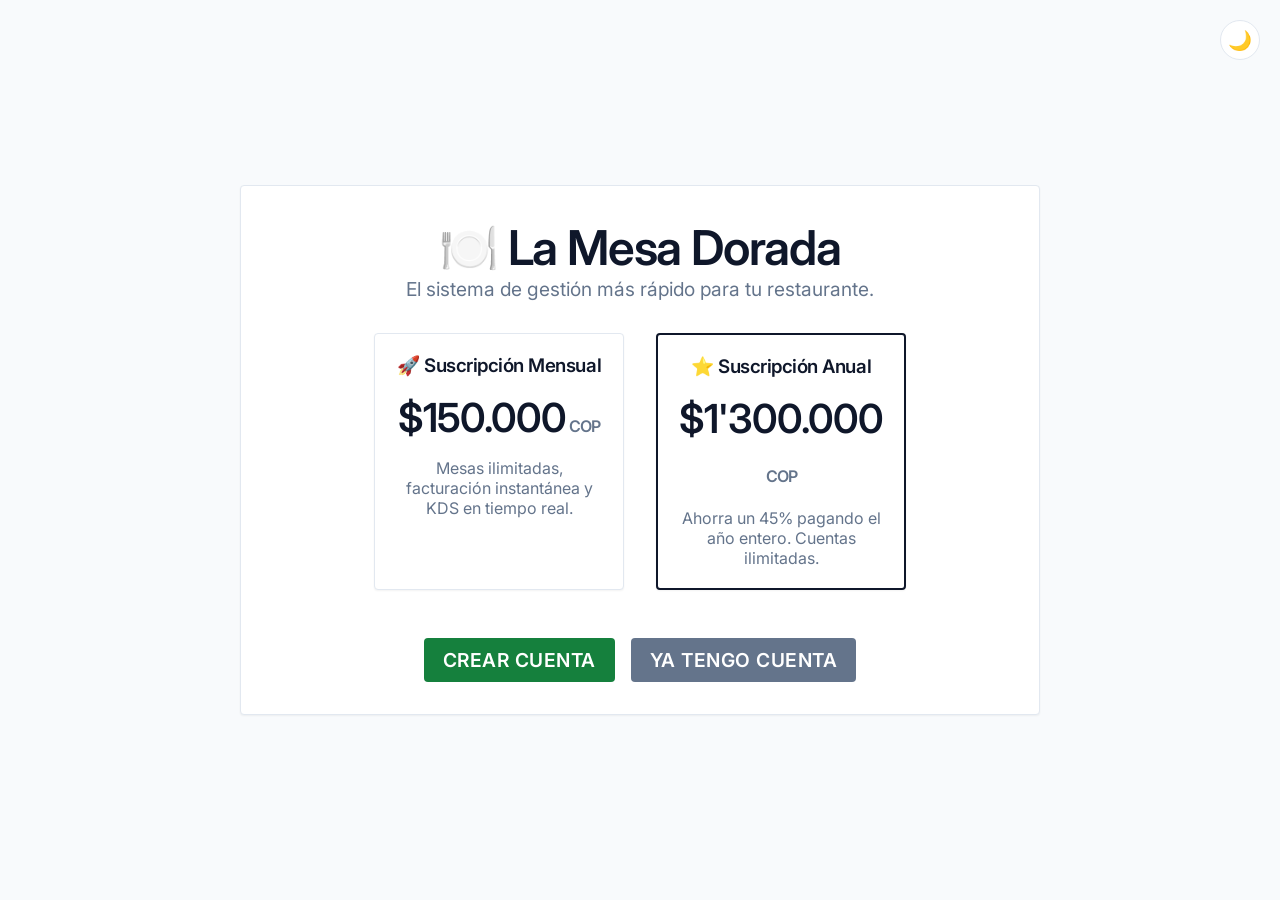
<file: index.html>
<!DOCTYPE html>
<html lang="es">
<head>
    <meta charset="UTF-8">
    <meta name="viewport" content="width=device-width, initial-scale=1.0">
    <title>La Mesa Dorada SaaS</title>
    <link rel="stylesheet" href="styles.css">
</head>
<body style="justify-content: center;">

    <button id="theme-btn" class="theme-toggle" onclick="toggleTheme()">🌙</button>

    <div class="glass-container" style="text-align: center; max-width: 800px;">
        <h1 style="font-size: 3rem; margin-bottom: 0;">🍽️ La Mesa Dorada</h1>
        <p style="font-size: 1.2rem; color: var(--text-muted); margin-bottom: 2rem;">El sistema de gestión más rápido para tu restaurante.</p>
        
        <div style="display:flex; justify-content:center; gap: 2rem; margin-bottom: 3rem; flex-wrap:wrap;">
            <div class="card" style="width: 250px;">
                <h3>🚀 Suscripción Mensual</h3>
                <h2 style="color: var(--primary); font-size: 2.5rem; margin: 1rem 0;">$150.000<span style="font-size:1rem; color:var(--text-muted)"> COP</span></h2>
                <p style="color: var(--text-muted)">Mesas ilimitadas, facturación instantánea y KDS en tiempo real.</p>
            </div>
            <div class="card" style="width: 250px; border: 2px solid var(--primary);">
                <h3>⭐ Suscripción Anual</h3>
                <h2 style="color: var(--primary); font-size: 2.5rem; margin: 1rem 0;">$1'300.000<span style="font-size:1rem; color:var(--text-muted)"> COP</span></h2>
                <p style="color: var(--text-muted)">Ahorra un 45% pagando el año entero. Cuentas ilimitadas.</p>
            </div>
        </div>

        <div style="display: flex; gap: 1rem; justify-content: center;">
            <a href="register.html" class="btn success" style="text-decoration:none; font-size: 1.2rem;">Crear Cuenta</a>
            <a href="login.html" class="btn" style="text-decoration:none; font-size: 1.2rem; background: var(--text-muted);">Ya tengo cuenta</a>
        </div>
    </div>

    <script src="app.js"></script>
    <script>
        document.addEventListener('DOMContentLoaded', () => {
            const current = document.documentElement.getAttribute('data-theme');
            const btn = document.getElementById('theme-btn');
            if(btn) btn.innerText = current === 'dark' ? '☀️' : '🌙';
        });
    </script>
</body>
</html>
</file>
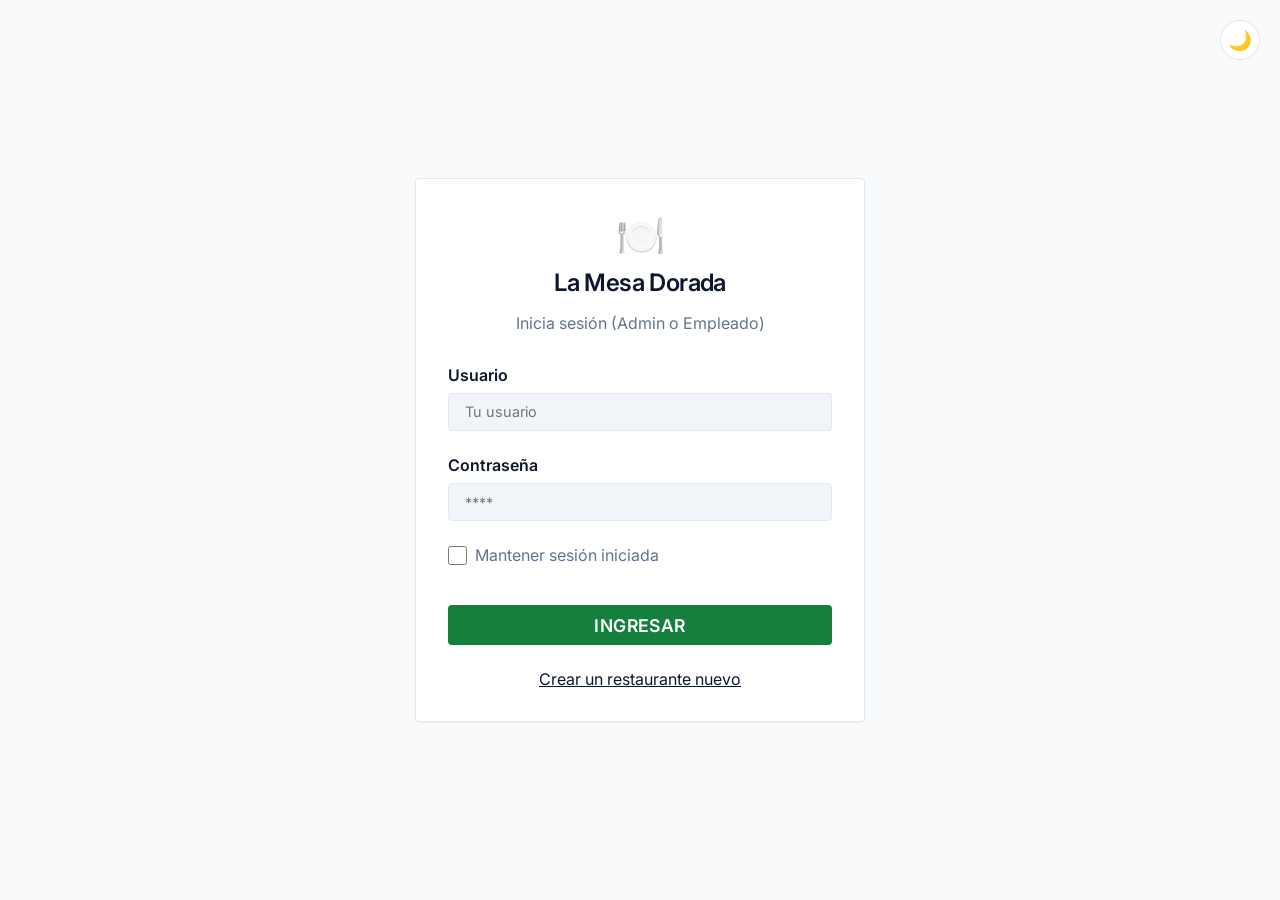
<file: admin.html>
<!DOCTYPE html>
<html lang="es">
<head>
    <meta charset="UTF-8">
    <meta name="viewport" content="width=device-width, initial-scale=1.0">
    <title>Administración - La Mesa Dorada</title>
    <link rel="stylesheet" href="styles.css">
</head>
<body style="padding: 0; display: block;">

    <!-- Sidebar -->
    <div class="admin-sidebar">
        <div class="logo">PANEL ADMIN</div>
        
        <button class="nav-btn active" onclick="switchTab('dashboard')">DASHBOARD</button>
        <button class="nav-btn" onclick="switchTab('inventory')">INVENTARIO</button>
        <button class="nav-btn" onclick="switchTab('tables')">MESAS</button>
        <button class="nav-btn" onclick="switchTab('staff')">PERSONAL</button>
        <button class="nav-btn" onclick="switchTab('cashier')">CAJA / TURNOS</button>

        <div style="margin-top: auto; display: flex; flex-direction: column; gap: 0.5rem;">
            <button class="btn btn-outline" onclick="window.open('mesero.html', '_blank')">VISTA POS</button>
            <button class="btn btn-outline" onclick="window.open('cocina.html', '_blank')">VISTA KDS</button>
            <button class="btn danger" onclick="logout()">CERRAR SESIÓN</button>
        </div>
    </div>

    <!-- Main Content -->
    <div class="admin-content">
        <div class="header" style="margin-bottom: 2rem;">
            <h2>BIENVENIDO, <span id="lbl-rest" style="color: var(--primary);">RESTAURANTE</span></h2>
            <button id="theme-btn" class="theme-toggle" style="position: static;" onclick="toggleTheme()">🌙</button>
        </div>

        <!-- Dashboard Tab -->
        <div id="tab-dashboard" class="section-content active">
            <h3 style="margin-bottom: 1rem;">RESUMEN FINANCIERO</h3>
            <div class="stats-grid">
                <div class="stat-card">
                    <h4>Ventas del Día</h4>
                    <div class="value" id="dash-earnings">$0</div>
                </div>
                <div class="stat-card">
                    <h4>Órdenes Completadas</h4>
                    <div class="value" id="dash-orders">0</div>
                </div>
            </div>
            
            <div style="display: flex; gap: 2rem; flex-wrap: wrap;">
                <div style="flex: 1; min-width: 300px;">
                    <div class="card" style="border-top: 3px solid var(--primary);">
                        <h3 style="margin-bottom: 1rem;">ÚLTIMOS MOVIMIENTOS</h3>
                        <table class="data-table">
                            <thead>
                                <tr>
                                    <th>Orden</th>
                                    <th>Mesa</th>
                                    <th>Total</th>
                                    <th>Estado</th>
                                </tr>
                            </thead>
                            <tbody id="dash-history">
                                <tr><td colspan="4">Cargando movimientos...</td></tr>
                            </tbody>
                        </table>
                    </div>
                </div>
                
                <div style="flex: 1; min-width: 300px; max-width: 400px;">
                    <div class="card" style="border-top: 3px solid var(--danger);">
                        <h3 style="color: var(--danger); margin-bottom: 1rem;">ALERTAS DE STOCK</h3>
                        <div id="dash-alerts">
                            <p style="color:var(--text-muted)">Cargando alertas...</p>
                        </div>
                    </div>
                </div>
            </div>
        </div>

        <!-- Inventory Tab -->
        <div id="tab-inventory" class="section-content">
            <h3 style="margin-bottom: 1rem;">GESTIÓN DE INVENTARIO</h3>
            <div style="display: flex; gap: 2rem; flex-wrap: wrap;">
                <div style="flex: 1; min-width: 300px; max-width: 400px;">
                    <div class="card">
                        <h3 style="font-size:1rem; margin-bottom:1rem;">NUEVO PRODUCTO</h3>
                        <div style="display: flex; flex-direction: column; gap: 1rem;">
                            <input type="text" id="p_name" class="input-field" placeholder="Nombre del Producto">
                            <input type="number" id="p_price" class="input-field" placeholder="Precio (COP)">
                            <select id="p_cat" class="input-field">
                                <option value="Comida">Comida</option>
                                <option value="Bebida">Bebida</option>
                                <option value="Postre">Postre</option>
                            </select>
                            <input type="number" id="p_stock" class="input-field" placeholder="Stock Inicial">
                            <button class="btn success" onclick="addProduct()">Guardar Producto</button>
                        </div>
                    </div>
                </div>
                <div style="flex: 2; min-width: 400px;">
                    <div class="card" style="max-height: 600px; overflow-y: auto;">
                        <h3 style="font-size:1rem; margin-bottom:1rem;">CATÁLOGO ACTUAL</h3>
                        <table class="data-table">
                            <thead>
                                <tr>
                                    <th>Producto</th>
                                    <th>Categoría</th>
                                    <th>Precio</th>
                                    <th>Stock</th>
                                    <th>Acción</th>
                                </tr>
                            </thead>
                            <tbody id="menu-list"></tbody>
                        </table>
                    </div>
                </div>
            </div>
        </div>

        <!-- Tables Tab -->
        <div id="tab-tables" class="section-content">
            <h3 style="margin-bottom: 1rem;">CONFIGURACIÓN DE MESAS</h3>
            <div style="display: flex; gap: 2rem; flex-wrap: wrap;">
                <div style="flex: 1; min-width: 300px; max-width: 400px;">
                    <div class="card">
                        <h3 style="font-size:1rem; margin-bottom:1rem;">NUEVA MESA</h3>
                        <div style="display: flex; flex-direction: column; gap: 1rem;">
                            <input type="text" id="t_name" class="input-field" placeholder="Identificador (Ej: Mesa 1)">
                            <button class="btn success" onclick="addTable()">Guardar Mesa</button>
                        </div>
                    </div>
                </div>
                <div style="flex: 2; min-width: 300px;">
                    <div class="card" style="max-height: 500px; overflow-y: auto;">
                        <h3 style="font-size:1rem; margin-bottom:1rem;">MESAS ACTIVAS</h3>
                        <div id="tables-list" style="display:flex; flex-direction: column; gap: 0.5rem;"></div>
                    </div>
                </div>
            </div>
        </div>

        <!-- Staff Tab -->
        <div id="tab-staff" class="section-content">
            <h3 style="margin-bottom: 1rem;">GESTIÓN DE PERSONAL</h3>
            <div style="display: flex; gap: 2rem; flex-wrap: wrap;">
                <div style="flex: 1; min-width: 300px; max-width: 400px;">
                    <div class="card">
                        <h3 style="font-size:1rem; margin-bottom:1rem;">NUEVO EMPLEADO</h3>
                        <div style="display: flex; flex-direction: column; gap: 1rem;">
                            <input type="text" id="s_name" class="input-field" placeholder="Nombre completo">
                            <input type="text" id="s_user" class="input-field" placeholder="Usuario de acceso">
                            <input type="password" id="s_pwd" class="input-field" placeholder="Contraseña">
                            <select id="s_role" class="input-field">
                                <option value="mesero">Mesero (POS)</option>
                                <option value="cocina">Cocina (KDS)</option>
                            </select>
                            <button class="btn success" onclick="addStaff()">Crear Cuenta</button>
                        </div>
                    </div>
                </div>
                <div style="flex: 2; min-width: 400px;">
                    <div class="card" style="max-height: 500px; overflow-y: auto;">
                        <h3 style="font-size:1rem; margin-bottom:1rem;">DIRECTORIO DE PERSONAL</h3>
                        <table class="data-table">
                            <thead>
                                <tr>
                                    <th>Nombre</th>
                                    <th>Usuario</th>
                                    <th>Rol</th>
                                    <th>Acción</th>
                                </tr>
                            </thead>
                            <tbody id="staff-list"></tbody>
                        </table>
                    </div>
                </div>
            </div>
        </div>

        <!-- Cashier Tab -->
        <div id="tab-cashier" class="section-content">
            <h3 style="margin-bottom: 1rem;">CONTROL DE CAJA</h3>
            <div class="card" style="max-width: 600px; border-top: 3px solid var(--warning);">
                <h3 style="font-size:1rem; margin-bottom:1rem;">ESTADO ACTUAL DE TURNO</h3>
                
                <div id="shift-status-container" style="padding: 1.5rem; background: var(--input-bg); border-radius: var(--radius); text-align: center; border: 1px solid var(--border-color);">
                    <p style="color:var(--text-muted)">Consultando estado de caja...</p>
                </div>
                
                <div id="shift-open-form" style="margin-top: 1.5rem; display: none; flex-direction: column; gap: 1rem; border-top: 1px solid var(--border-color); padding-top: 1.5rem;">
                    <p style="font-size: 0.85rem; color: var(--text-muted); font-weight: 600; text-transform: uppercase;">APERTURA DE TURNO</p>
                    <input type="number" id="opening_balance" class="input-field" placeholder="Efectivo Inicial en Caja">
                    <button class="btn success" onclick="openShift()">ABRIR CAJA</button>
                </div>

                <div id="shift-close-form" style="margin-top: 1.5rem; display: none; flex-direction: column; gap: 1rem; border-top: 1px solid var(--border-color); padding-top: 1.5rem;">
                    <p style="font-size: 0.85rem; color: var(--text-muted); font-weight: 600; text-transform: uppercase;">CIERRE DE TURNO (CORTE Z)</p>
                    <input type="number" id="closing_balance" class="input-field" placeholder="Efectivo Final Reportado">
                    <button class="btn danger" onclick="closeShift()">EJECUTAR CIERRE DE CAJA</button>
                </div>
            </div>
        </div>

    </div>

    <div id="toast" class="toast"></div>

    <script src="app.js"></script>
    <script>
        document.addEventListener('DOMContentLoaded', () => {
            const current = document.documentElement.getAttribute('data-theme');
            const btn = document.getElementById('theme-btn');
            if(btn) btn.innerText = current === 'dark' ? '☀️' : '🌙';

            checkSession('admin');
            document.getElementById('lbl-rest').innerText = localStorage.getItem("session_rest_name") || RESTAURANT_ID;
            
            loadDashboard();
            loadMenuAdmin();
            loadTablesAdmin();
            loadStaffAdmin();
            loadShiftAdmin();
        });
    </script>
</body>
</html>
</file>
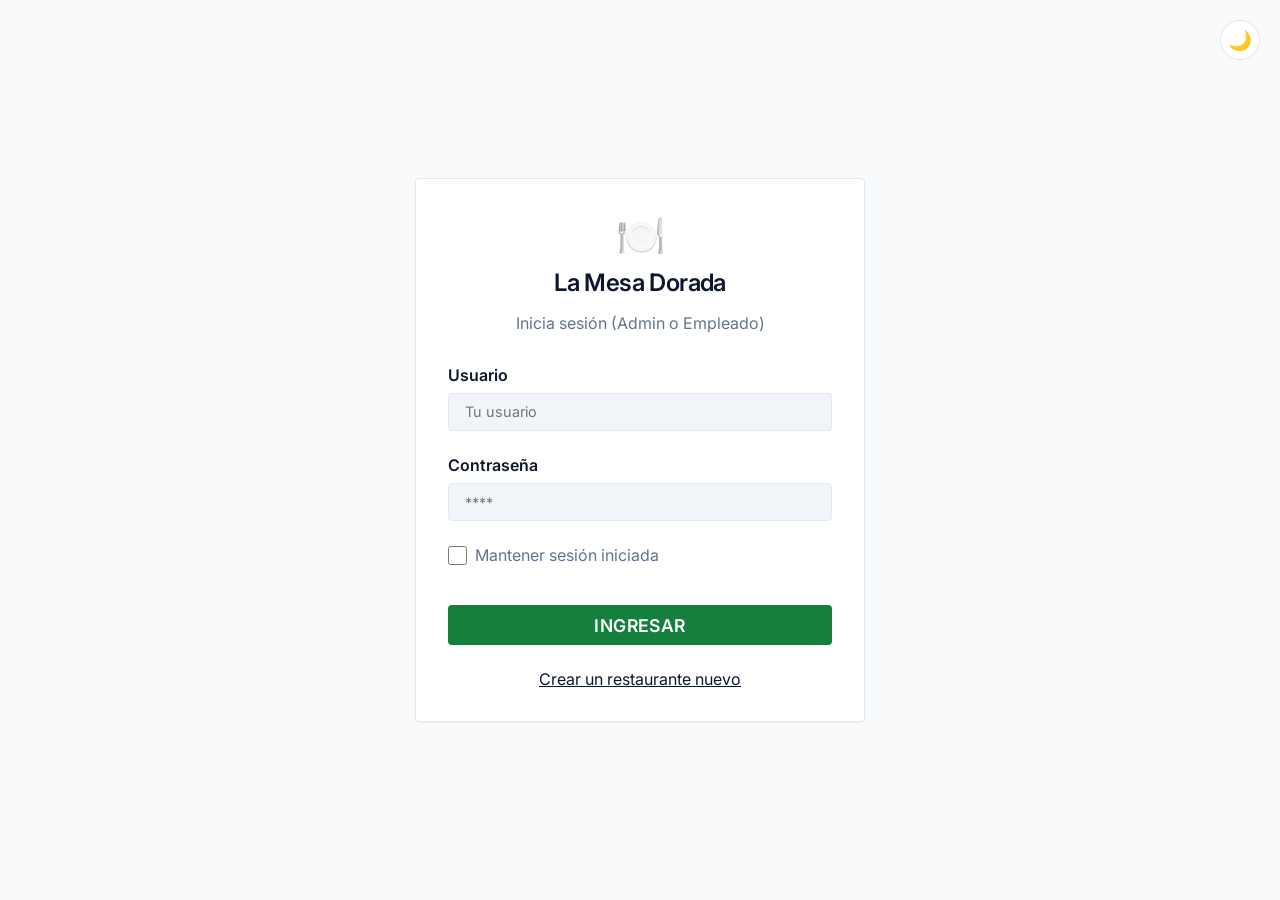
<file: cocina.html>
<!DOCTYPE html>
<html lang="es">
<head>
    <meta charset="UTF-8">
    <meta name="viewport" content="width=device-width, initial-scale=1.0">
    <title>KDS Cocina - SaaS Restaurante</title>
    <link rel="stylesheet" href="styles.css">
</head>
<body style="background: var(--bg-gradient);">

    <button id="theme-btn" class="theme-toggle" onclick="toggleTheme()">🌙</button>

    <div class="glass-container" style="max-width: 1200px;">
        <div class="header">
            <h2>👨‍🍳 Kitchen Display System (KDS)</h2>
            <div style="display:flex; gap: 1rem; align-items:center;">
                <span class="badge ready" id="lbl-rest">Restaurante</span>
                <button class="btn" style="background:var(--text-muted)" onclick="logout()">Salir</button>
            </div>
        </div>

        <div id="kitchen-orders" class="grid">
            <!-- Órdenes cargadas por JS -->
        </div>
    </div>

    <div id="toast" class="toast"></div>

    <script src="app.js"></script>
    <script>
        document.addEventListener('DOMContentLoaded', () => {
            const current = document.documentElement.getAttribute('data-theme');
            const btn = document.getElementById('theme-btn');
            if(btn) btn.innerText = current === 'dark' ? '☀️' : '🌙';

            checkSession('cocina');
            addAdminBackButton();
            document.getElementById('lbl-rest').innerText = RESTAURANT_ID;
            initKitchen(); // Conectar WS y traer previas
        });
    </script>
</body>
</html>
</file>
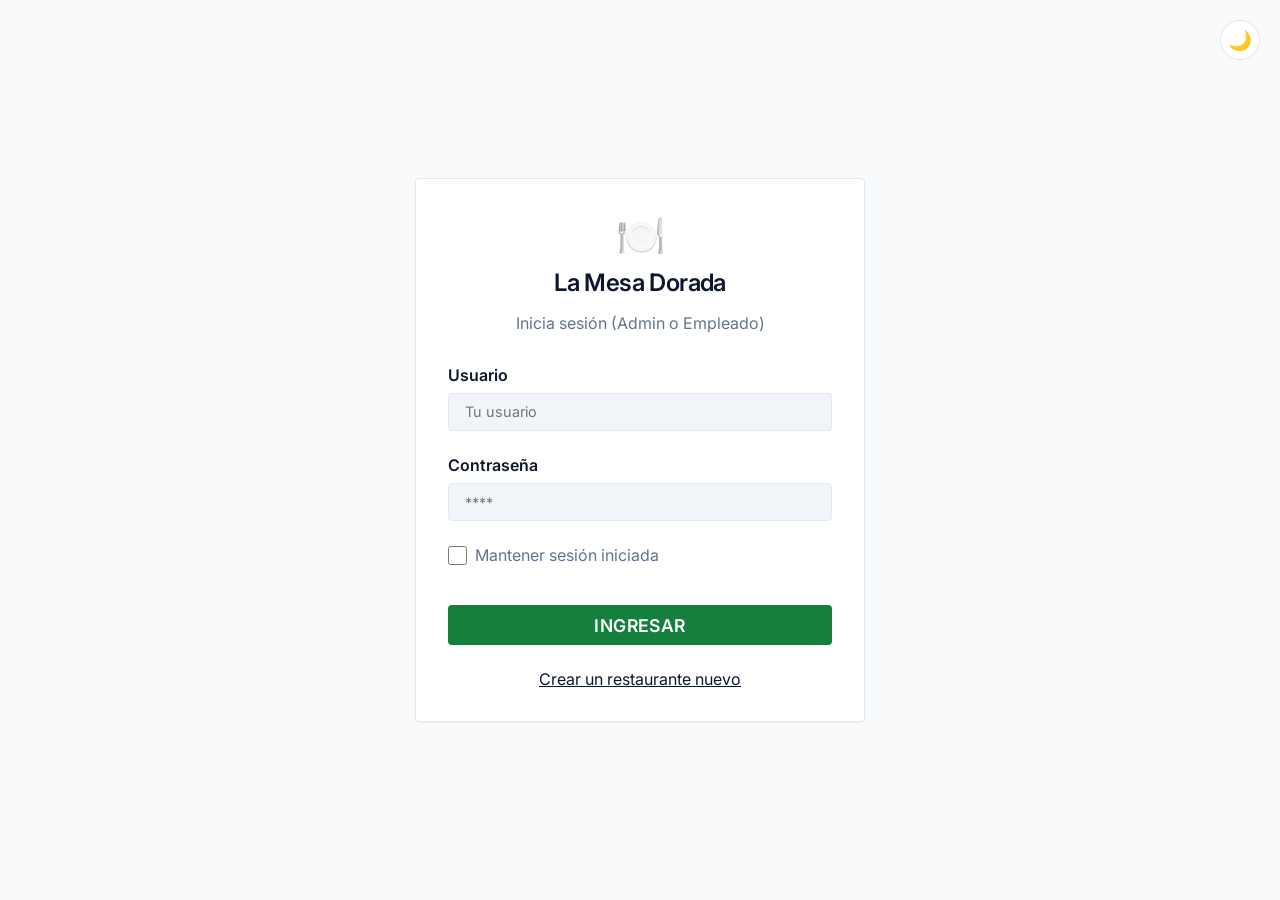
<file: login.html>
<!DOCTYPE html>
<html lang="es">
<head>
    <meta charset="UTF-8">
    <meta name="viewport" content="width=device-width, initial-scale=1.0">
    <title>Login - SaaS Restaurante</title>
    <link rel="stylesheet" href="styles.css">
</head>
<body style="justify-content: center;">

    <button id="theme-btn" class="theme-toggle" onclick="toggleTheme()">🌙</button>

    <div class="glass-container" style="max-width: 450px;">
        <div style="text-align: center; margin-bottom: 2rem;">
            <h1 style="font-size: 2.5rem; margin-bottom: 0.5rem;">🍽️</h1>
            <h2>La Mesa Dorada</h2>
            <p style="color: var(--text-muted)">Inicia sesión (Admin o Empleado)</p>
        </div>

        <form id="loginForm" onsubmit="event.preventDefault(); doLogin();" style="display: flex; flex-direction: column; gap: 1.5rem;">
            <div>
                <label style="display:block; margin-bottom: 0.5rem; font-weight:600;">Usuario</label>
                <input type="text" id="user" name="username" placeholder="Tu usuario" class="input-field" autocomplete="username" required>
            </div>

            <div>
                <label style="display:block; margin-bottom: 0.5rem; font-weight:600;">Contraseña</label>
                <input type="password" id="pwd" name="password" placeholder="****" class="input-field" autocomplete="current-password" required>
            </div>

            <div style="display: flex; align-items: center; gap: 0.5rem;">
                <input type="checkbox" id="rememberMe" name="rememberMe" style="width: 1.2rem; height: 1.2rem;">
                <label for="rememberMe" style="color: var(--text-muted); cursor: pointer;">Mantener sesión iniciada</label>
            </div>

            <button type="submit" class="btn success" style="margin-top: 1rem; width: 100%; font-size: 1.1rem;" id="btn-login">Ingresar</button>
            <p style="text-align:center;"><a href="register.html" style="color:var(--primary)">Crear un restaurante nuevo</a></p>
        </form>
    </div>

    <script src="app.js"></script>
    <script>
        document.addEventListener('DOMContentLoaded', () => {
            const current = document.documentElement.getAttribute('data-theme');
            const btn = document.getElementById('theme-btn');
            if(btn) btn.innerText = current === 'dark' ? '☀️' : '🌙';
        });

        async function doLogin() {
            const user = document.getElementById('user').value;
            const pwd = document.getElementById('pwd').value;
            const remember = document.getElementById('rememberMe').checked;

            if(!user || !pwd) return;
            document.getElementById('btn-login').disabled = true;

            try {
                const res = await fetch(`${API_BASE}/login`, {
                    method: "POST",
                    headers: {"Content-Type": "application/json"},
                    body: JSON.stringify({username: user, password: pwd})
                });
                
                const data = await res.json();
                
                if(data.success === false && data.needs_payment) {
                    localStorage.setItem("temp_pay_id", data.restaurant_id);
                    window.location.href = "subscription.html";
                    return;
                }

                if(res.ok && data.success) {
                    const storage = remember ? localStorage : sessionStorage;
                    
                    // Limpiar el otro storage por si acaso
                    (remember ? sessionStorage : localStorage).clear();

                    storage.setItem("session_rest_id", data.restaurant_id);
                    storage.setItem("session_rest_name", data.restaurant_name);
                    storage.setItem("session_role", data.role);
                    storage.setItem("session_user_name", data.user_name);

                    if (data.role === 'mesero') window.location.href = 'mesero.html';
                    else if (data.role === 'cocina') window.location.href = 'cocina.html';
                    else if (data.role === 'admin') window.location.href = 'admin.html';
                } else {
                    alert("Credenciales incorrectas");
                }
            } catch(e) { alert("Error de red"); }
            
            document.getElementById('btn-login').disabled = false;
        }

        // Auto-login si seleccionó "Mantener sesión"
        if(localStorage.getItem("session_role")) {
            const role = localStorage.getItem("session_role");
            if (role === 'mesero') window.location.href = 'mesero.html';
            else if (role === 'cocina') window.location.href = 'cocina.html';
            else if (role === 'admin') window.location.href = 'admin.html';
        }
    </script>
</body>
</html>
</file>
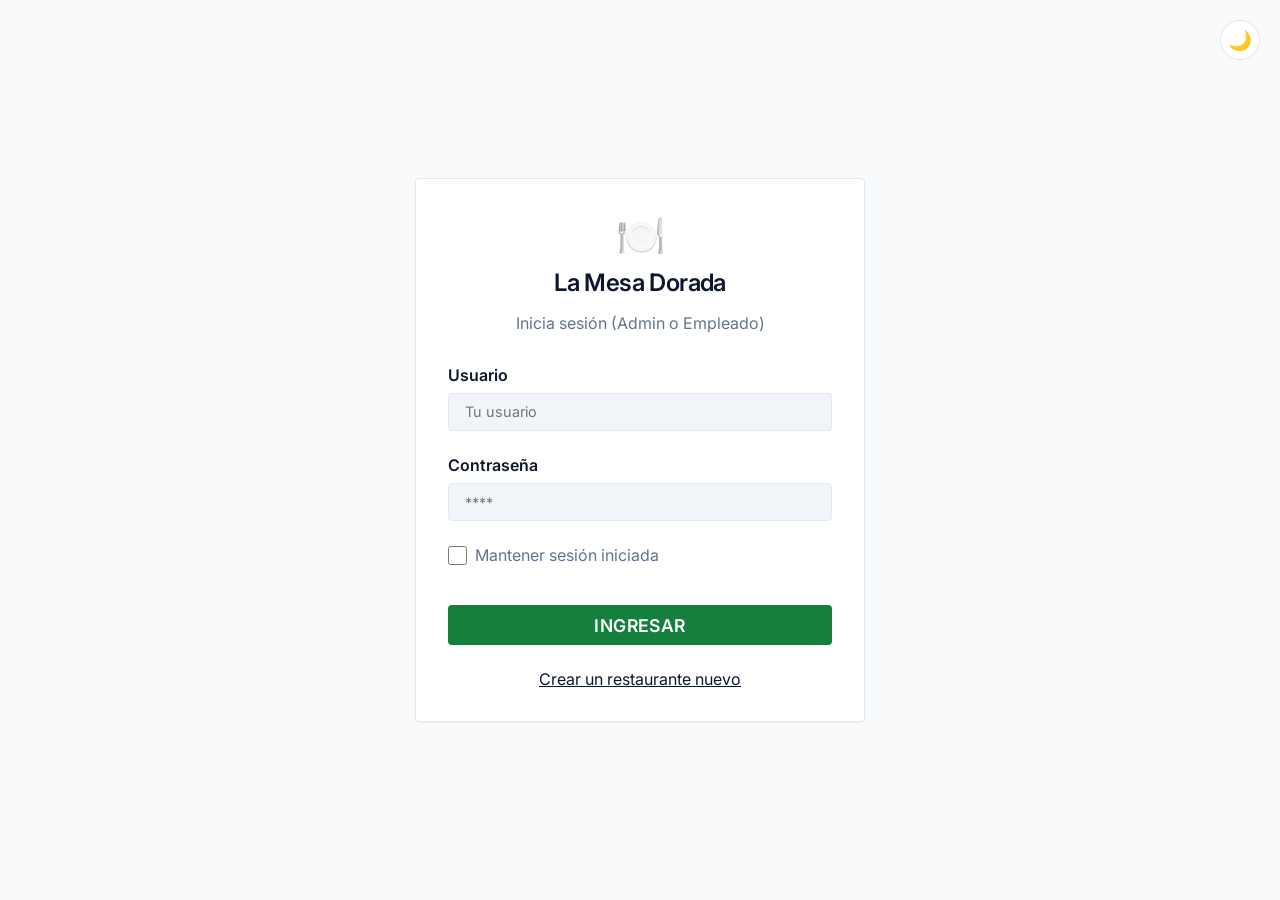
<file: mesero.html>
<!DOCTYPE html>
<html lang="es">
<head>
    <meta charset="UTF-8">
    <meta name="viewport" content="width=device-width, initial-scale=1.0">
    <title>Punto de Venta - SaaS Restaurante</title>
    <link rel="stylesheet" href="styles.css">
</head>
<body style="padding: 1rem; align-items: stretch;">

    <button id="theme-btn" class="theme-toggle" onclick="toggleTheme()">🌙</button>

    <div class="pos-layout" style="width: 100%; max-width: 1400px; margin: 0 auto;">
        
        <!-- Panel Principal (Mesas y Menú) -->
        <div class="pos-main">
            <div class="header" style="margin-bottom: 1.5rem;">
                <h2>📱 Toma de Pedido</h2>
                <button class="btn btn-outline" style="padding:0.5rem 1rem" onclick="logout()">Salir</button>
            </div>
            
            <!-- Mesas Grid -->
            <div>
                <h3 style="margin-bottom: 0.5rem; font-size: 1.1rem; color: var(--text-muted);">Selecciona una Mesa</h3>
                <input type="hidden" id="mesa" value="">
                <div id="tables-grid" class="tables-grid">
                    <p style="color:var(--text-muted)">Cargando mesas...</p>
                </div>
            </div>

            <!-- Buscador y Menú -->
            <div style="margin-top: 2rem;">
                <div style="display:flex; justify-content:space-between; align-items:center; margin-bottom: 1rem;">
                    <h3 style="margin: 0; font-size: 1.1rem; color: var(--text-muted);">Productos</h3>
                    <input type="text" id="menu-search" class="input-field" placeholder="🔍 Buscar producto..." style="max-width: 300px; padding: 0.5rem 1rem;" onkeyup="filterMenu()">
                </div>
                
                <div id="menu-buttons" class="grid-menu">
                    <p style="color:var(--text-muted)">Cargando menú...</p>
                </div>
            </div>
        </div>

        <!-- Sidebar Fijo (Carrito) -->
        <div class="pos-sidebar">
            <h3 style="border-bottom: 1px solid var(--border-color); padding-bottom:0.75rem; margin-bottom:1rem; font-size: 1.2rem;">🛒 Órden Actual</h3>
            
            <div id="cart-items" style="flex:1; overflow-y:auto; margin-bottom: 1rem; padding-right: 0.5rem;">
                <p style="color:var(--text-muted); text-align: center; margin-top: 2rem;">No hay productos</p>
            </div>
            
            <div style="border-top: 1px solid var(--border-color); padding-top:1rem;">
                <div style="display:flex; justify-content:space-between; margin-bottom: 0.5rem; font-weight: 500;">
                    <span>Subtotal:</span>
                    <span id="cart-subtotal">$0</span>
                </div>
                
                <div style="margin-bottom: 0.5rem;">
                    <span style="display:block; margin-bottom:0.5rem; font-size:0.85em; color:var(--text-muted);">Propina:</span>
                    <div style="display:flex; gap:0.5rem;">
                        <button class="btn btn-outline" style="flex:1; padding:0.25rem; font-size:0.85em;" onclick="updateTip(0)">0%</button>
                        <button class="btn btn-outline" style="flex:1; padding:0.25rem; font-size:0.85em;" onclick="updateTip(10)">10%</button>
                        <button class="btn btn-outline" style="flex:1; padding:0.25rem; font-size:0.85em;" onclick="updateTip(15)">15%</button>
                    </div>
                </div>
                
                <div style="display:flex; justify-content:space-between; margin-bottom: 1rem; font-size:0.9em; color: var(--text-muted);">
                    <span>Propina Calculada:</span>
                    <span id="cart-tip">$0</span>
                </div>

                <div style="display:flex; justify-content:space-between; font-size:1.5rem; font-weight:bold; border-top: 2px dashed var(--border-color); padding-top: 0.75rem; color: var(--primary);">
                    <span>Total:</span>
                    <span id="cart-total">$0</span>
                </div>
            </div>

            <button id="btn-send" class="btn success" style="width: 100%; margin-top: 1.5rem; font-size: 1.1rem; padding: 1rem;" onclick="openPaymentModal()" disabled>Cobrar y Enviar</button>
        </div>
    </div>

    <!-- Modal Calculadora de Cambio -->
    <div id="payment-modal" class="modal-overlay">
        <div class="modal-content" style="max-width: 400px;">
            <h3 style="margin-bottom: 1.5rem; text-align: center;">Cerrar Cuenta</h3>
            
            <div style="text-align:center; margin-bottom: 1.5rem;">
                <span style="font-size: 0.9rem; color: var(--text-muted);">Monto a Pagar</span>
                <div id="payment-total-display" style="font-size: 2.5rem; font-weight: bold; color: var(--text-main);">$0</div>
            </div>

            <label style="display:block; margin-bottom: 0.5rem; font-weight:500;">Efectivo Recibido (COP)</label>
            <input type="number" id="cash-received" class="input-field" placeholder="Ej: 50000" style="font-size: 1.5rem; text-align: center; margin-bottom: 1rem;" onkeyup="calculateChange()">
            
            <div style="background: var(--bg-main); padding: 1rem; border-radius: 8px; margin-bottom: 1.5rem; display: flex; justify-content: space-between; align-items: center;">
                <span style="font-weight: 500;">Cambio a Devolver:</span>
                <span id="change-display" style="font-size: 1.5rem; font-weight: bold; color: var(--success);">$0</span>
            </div>

            <div style="display:flex; gap:10px;">
                <button class="btn success" style="flex:1" onclick="sendOrder()">Confirmar Pago</button>
                <button class="btn btn-outline" style="flex:1" onclick="closePaymentModal()">Cancelar</button>
            </div>
        </div>
    </div>

    <!-- Modal Factura -->
    <div id="invoice-modal" class="modal-overlay">
        <div class="modal-content" style="max-width: 320px;">
            <div id="invoice-content" style="margin-bottom: 20px;"></div>
            <div style="display:flex; gap:10px;">
                <button class="btn success" style="flex:1" onclick="printInvoice()">Imprimir</button>
                <button class="btn btn-outline" style="flex:1" onclick="closeInvoice()">Cerrar</button>
            </div>
        </div>
    </div>

    <div id="toast" class="toast"></div>

    <script src="app.js"></script>
    <script>
        document.addEventListener('DOMContentLoaded', () => {
            const current = document.documentElement.getAttribute('data-theme');
            const btn = document.getElementById('theme-btn');
            if(btn) btn.innerText = current === 'dark' ? '☀️' : '🌙';

            checkSession('mesero');
            addAdminBackButton();
            loadTablesGrid();
            loadMenuWaiter();
        });
    </script>
</body>
</html>
</file>
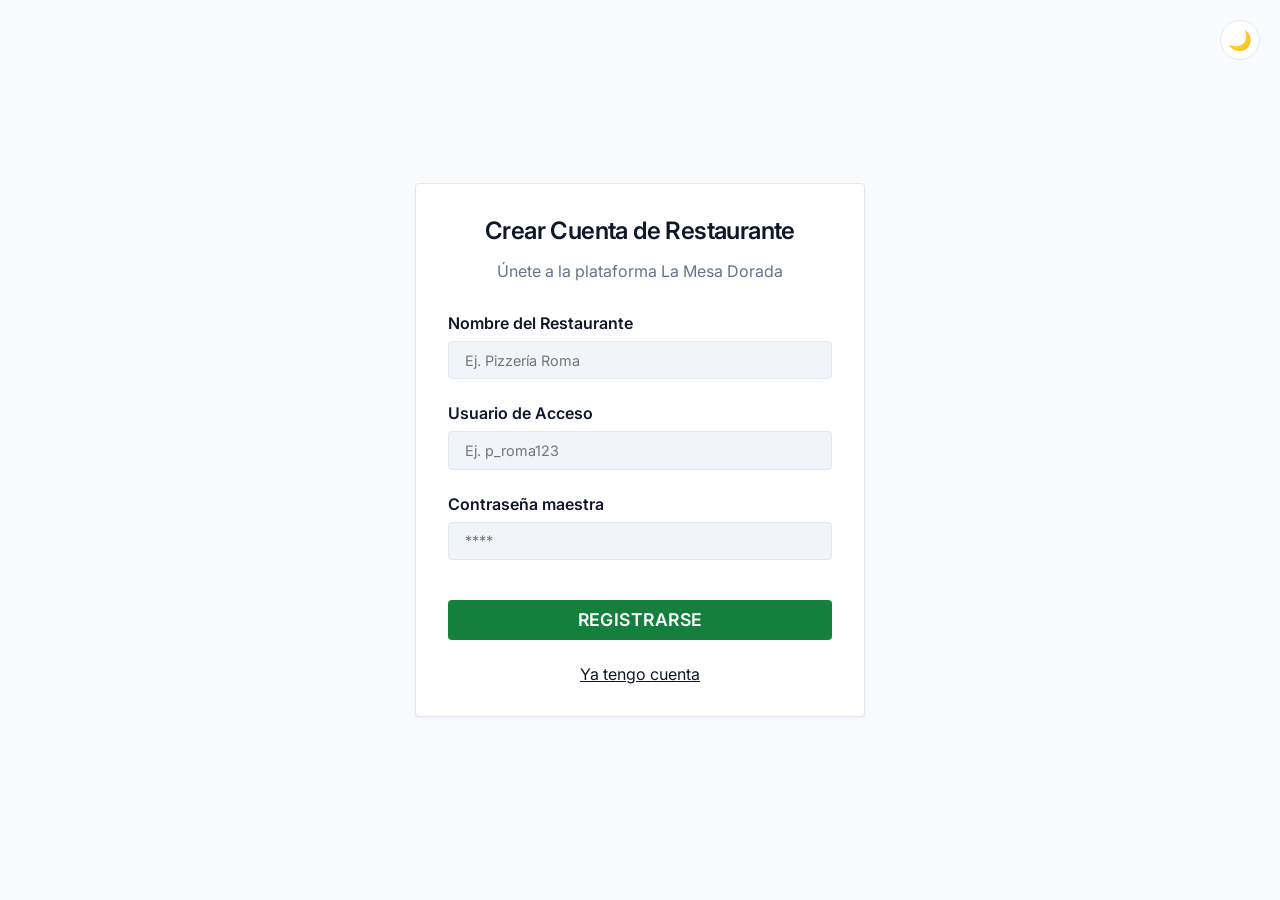
<file: register.html>
<!DOCTYPE html>
<html lang="es">
<head>
    <meta charset="UTF-8">
    <meta name="viewport" content="width=device-width, initial-scale=1.0">
    <title>Registro - SaaS Restaurante</title>
    <link rel="stylesheet" href="styles.css">
</head>
<body style="justify-content: center;">

    <button id="theme-btn" class="theme-toggle" onclick="toggleTheme()">🌙</button>

    <div class="glass-container" style="max-width: 450px;">
        <div style="text-align: center; margin-bottom: 2rem;">
            <h2>Crear Cuenta de Restaurante</h2>
            <p style="color: var(--text-muted)">Únete a la plataforma La Mesa Dorada</p>
        </div>

        <div style="display: flex; flex-direction: column; gap: 1.5rem;">
            <div>
                <label style="display:block; margin-bottom: 0.5rem; font-weight:600;">Nombre del Restaurante</label>
                <input type="text" id="r_name" placeholder="Ej. Pizzería Roma" class="input-field">
            </div>

            <div>
                <label style="display:block; margin-bottom: 0.5rem; font-weight:600;">Usuario de Acceso</label>
                <input type="text" id="r_user" placeholder="Ej. p_roma123" class="input-field">
            </div>

            <div>
                <label style="display:block; margin-bottom: 0.5rem; font-weight:600;">Contraseña maestra</label>
                <input type="password" id="r_pwd" placeholder="****" class="input-field">
            </div>

            <button class="btn success" onclick="doRegister()" style="margin-top: 1rem; width: 100%; font-size: 1.1rem;" id="btn-reg">Registrarse</button>
            <p style="text-align:center;"><a href="login.html" style="color:var(--primary)">Ya tengo cuenta</a></p>
        </div>
    </div>

    <script src="app.js"></script>
    <script>
        document.addEventListener('DOMContentLoaded', () => {
            const current = document.documentElement.getAttribute('data-theme');
            const btn = document.getElementById('theme-btn');
            if(btn) btn.innerText = current === 'dark' ? '☀️' : '🌙';
        });

        async function doRegister() {
            const name = document.getElementById('r_name').value;
            const user = document.getElementById('r_user').value;
            const pwd = document.getElementById('r_pwd').value;

            if(!name || !user || !pwd) { alert("Llena todos los campos"); return; }

            document.getElementById('btn-reg').disabled = true;

            try {
                const res = await fetch(`${API_BASE}/register`, {
                    method: "POST",
                    headers: {"Content-Type": "application/json"},
                    body: JSON.stringify({name: name, username: user, password: pwd})
                });
                const data = await res.json();
                if(res.ok) {
                    alert("¡Registro exitoso! Por favor inicia sesión.");
                    window.location.href = "login.html";
                } else {
                    alert("Error: " + data.detail);
                }
            } catch(e) { alert("Error de red"); }
            document.getElementById('btn-reg').disabled = false;
        }
    </script>
</body>
</html>
</file>
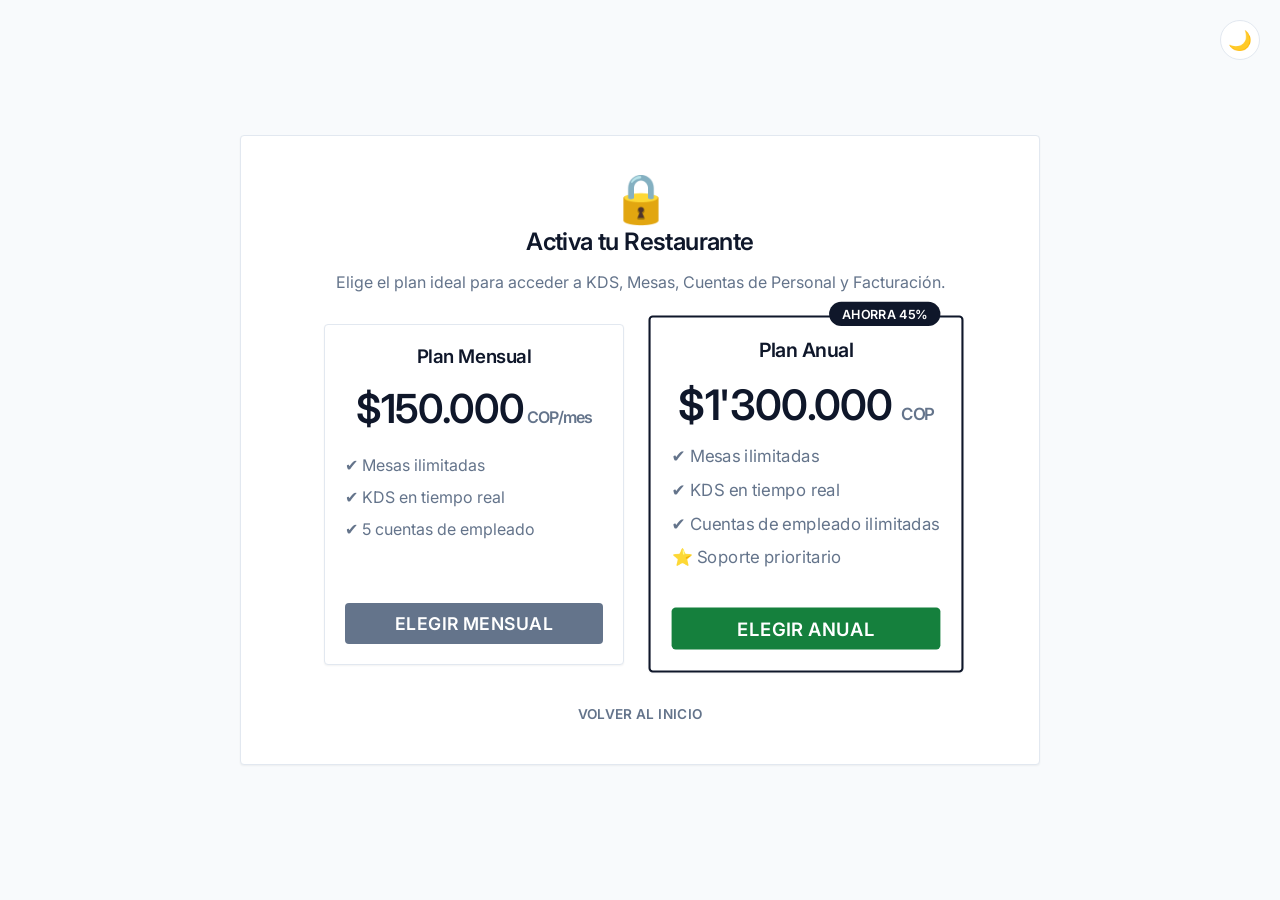
<file: subscription.html>
<!DOCTYPE html>
<html lang="es">
<head>
    <meta charset="UTF-8">
    <meta name="viewport" content="width=device-width, initial-scale=1.0">
    <title>Suscripción - SaaS Restaurante</title>
    <link rel="stylesheet" href="styles.css">
</head>
<body style="justify-content: center;">

    <button id="theme-btn" class="theme-toggle" onclick="toggleTheme()">🌙</button>

    <div class="glass-container" style="max-width: 800px; text-align:center;">
        <h1 style="font-size: 3rem; margin-bottom: 0;">🔒</h1>
        <h2>Activa tu Restaurante</h2>
        <p style="color: var(--text-muted); margin-bottom: 2rem;">Elige el plan ideal para acceder a KDS, Mesas, Cuentas de Personal y Facturación.</p>
        
        <div style="display:flex; justify-content:center; gap: 2rem; flex-wrap:wrap; margin-bottom: 2rem;">
            
            <div class="card" style="width: 300px; display:flex; flex-direction:column; justify-content:space-between;">
                <div>
                    <h3>Plan Mensual</h3>
                    <h2 style="color: var(--text-main); font-size: 2.5rem; margin: 1rem 0;">$150.000<span style="font-size:1rem; color:var(--text-muted)"> COP/mes</span></h2>
                    <ul style="list-style:none; text-align:left; color:var(--text-muted); margin-bottom:2rem; padding:0; line-height:2;">
                        <li>✔️ Mesas ilimitadas</li>
                        <li>✔️ KDS en tiempo real</li>
                        <li>✔️ 5 cuentas de empleado</li>
                    </ul>
                </div>
                <button class="btn" onclick="paySubscription()" style="width: 100%; font-size: 1.1rem; background:var(--text-muted);">Elegir Mensual</button>
            </div>

            <div class="card" style="width: 300px; border: 2px solid var(--primary); transform: scale(1.05); display:flex; flex-direction:column; justify-content:space-between;">
                <div>
                    <span class="badge ready" style="position:absolute; top:-15px; right:20px; background:var(--primary); color:white;">Ahorra 45%</span>
                    <h3>Plan Anual</h3>
                    <h2 style="font-size: 2.5rem; color: var(--primary); margin: 0.5rem 0;">$1'300.000 <span style="font-size:1rem; color:var(--text-muted)">COP</span></h2>
                    <ul style="list-style:none; text-align:left; color:var(--text-muted); margin-bottom:2rem; padding:0; line-height:2;">
                        <li>✔️ Mesas ilimitadas</li>
                        <li>✔️ KDS en tiempo real</li>
                        <li>✔️ Cuentas de empleado ilimitadas</li>
                        <li>⭐ Soporte prioritario</li>
                    </ul>
                </div>
                <button class="btn success" onclick="paySubscription()" style="width: 100%; font-size: 1.1rem;">Elegir Anual</button>
            </div>

        </div>

        <button class="btn" style="background:transparent; color:var(--text-muted); box-shadow:none;" onclick="window.location.href='login.html'">Volver al Inicio</button>
    </div>

    <script src="app.js"></script>
    <script>
        document.addEventListener('DOMContentLoaded', () => {
            const current = document.documentElement.getAttribute('data-theme');
            const btn = document.getElementById('theme-btn');
            if(btn) btn.innerText = current === 'dark' ? '☀️' : '🌙';
        });

        async function paySubscription() {
            const restId = localStorage.getItem("temp_pay_id");
            if(!restId) return alert("Error: ID no encontrado");
            
            try {
                const res = await fetch(`${API_BASE}/subscription/pay/${restId}`, { method: "POST" });
                if(res.ok) {
                    alert("¡Pago exitoso! Tu suscripción está activa. Por favor, inicia sesión de nuevo.");
                    window.location.href = "login.html";
                }
            } catch(e) { alert("Error de red"); }
        }
    </script>
</body>
</html>
</file>
<file: styles.css>
@import url('https://fonts.googleapis.com/css2?family=Inter:wght@400;500;600;700&display=swap');

/* MODO CLARO (Enterprise Design) */
:root {
    --bg-main: #F8FAFC;
    --card-bg: #FFFFFF;
    --border-color: #E2E8F0;
    --text-main: #0F172A;
    --text-muted: #64748B;
    --primary: #0F172A;
    --primary-hover: #334155;
    --success: #15803D;
    --success-hover: #166534;
    --danger: #B91C1C;
    --danger-hover: #991B1B;
    --warning: #B45309;
    --input-bg: #F1F5F9;
    --modal-overlay: rgba(0,0,0,0.5);
    --modal-bg: #FFFFFF;
    --ticket-bg: #FFFFFF;
    --ticket-text: #000000;
    --radius: 4px; /* Afilado y corporativo */
}

/* MODO OSCURO (Enterprise Design) */
[data-theme="dark"] {
    --bg-main: #020617;
    --card-bg: #0F172A;
    --border-color: #1E293B;
    --text-main: #F8FAFC;
    --text-muted: #94A3B8;
    --primary: #3B82F6;
    --primary-hover: #2563EB;
    --success: #22C55E;
    --danger: #EF4444;
    --warning: #F59E0B;
    --input-bg: #1E293B;
    --modal-overlay: rgba(0,0,0,0.8);
    --modal-bg: #0F172A;
    --ticket-bg: #FFFFFF;
    --ticket-text: #000000;
}

* {
    box-sizing: border-box;
    margin: 0;
    padding: 0;
    font-family: 'Inter', system-ui, -apple-system, sans-serif;
}

body {
    background: var(--bg-main);
    min-height: 100vh;
    color: var(--text-main);
    display: flex;
    flex-direction: column;
    align-items: center;
    padding: 2rem;
}

/* Contenedor Principal */
.glass-container {
    background: var(--card-bg);
    border: 1px solid var(--border-color);
    border-radius: var(--radius);
    box-shadow: 0 1px 2px 0 rgba(0, 0, 0, 0.05);
    padding: 2rem;
    width: 100%;
    max-width: 1200px;
    position: relative;
}

h1, h2, h3 { color: var(--text-main); margin-bottom: 1rem; font-weight: 600; letter-spacing: -0.025em; }

.header {
    display: flex; justify-content: space-between; align-items: center;
    margin-bottom: 1.5rem; border-bottom: 1px solid var(--border-color); padding-bottom: 1rem;
}

/* Inputs */
.input-field {
    width: 100%; padding: 0.6rem 1rem; border-radius: var(--radius);
    border: 1px solid var(--border-color); background: var(--input-bg);
    font-size: 0.9rem; color: var(--text-main); outline: none; transition: border-color 0.2s;
}
.input-field:focus {
    border-color: var(--primary);
}

/* Botones */
.btn {
    background: var(--primary); color: white; border: none;
    padding: 0.6rem 1.2rem; border-radius: var(--radius); font-weight: 600;
    font-size: 0.85rem; cursor: pointer; transition: background-color 0.2s;
    text-transform: uppercase; letter-spacing: 0.025em;
    display: inline-flex; align-items: center; justify-content: center; gap: 0.5rem;
}

.btn:hover:not(:disabled) {
    background: var(--primary-hover);
}
.btn:disabled { opacity: 0.5; cursor: not-allowed; }

.btn.success { background: var(--success); }
.btn.success:hover:not(:disabled) { background: var(--success-hover); }

.btn.danger { background: var(--danger); }
.btn.danger:hover:not(:disabled) { background: var(--danger-hover); }

.btn-outline {
    background: transparent; color: var(--text-main);
    border: 1px solid var(--border-color);
}
.btn-outline:hover {
    background: var(--bg-main);
}

/* Grid */
.grid { display: grid; grid-template-columns: repeat(auto-fill, minmax(280px, 1fr)); gap: 1rem; }
.grid-menu { display: grid; grid-template-columns: repeat(auto-fill, minmax(140px, 1fr)); gap: 0.75rem; }

/* Grid Mesas (Para el Mesero) */
.tables-grid {
    display: grid;
    grid-template-columns: repeat(auto-fill, minmax(120px, 1fr));
    gap: 1rem;
    margin-bottom: 2rem;
}

.table-btn {
    aspect-ratio: 1;
    border-radius: var(--radius);
    font-size: 1.2rem;
    font-weight: 600;
    display: flex;
    flex-direction: column;
    justify-content: center;
    align-items: center;
    border: 2px solid transparent;
    cursor: pointer;
    transition: transform 0.1s;
}
.table-btn:active { transform: scale(0.95); }
.table-free { background: var(--success); color: white; }
.table-occupied { background: var(--danger); color: white; }
.table-selected { border-color: var(--text-main); transform: scale(1.05); }

/* Layout POS (Mesero) */
.pos-layout {
    display: flex;
    gap: 1.5rem;
    align-items: flex-start;
}
.pos-main { flex: 1; }
.pos-sidebar {
    width: 350px;
    background: var(--card-bg);
    border: 1px solid var(--border-color);
    border-radius: var(--radius);
    padding: 1.5rem;
    position: sticky;
    top: 20px;
    max-height: calc(100vh - 40px);
    display: flex;
    flex-direction: column;
}

/* Tarjetas */
.card {
    background: var(--card-bg); border: 1px solid var(--border-color);
    border-radius: var(--radius); padding: 1.25rem;
    box-shadow: 0 1px 2px 0 rgba(0, 0, 0, 0.05);
}

@keyframes slideIn {
    from { opacity: 0; transform: translateY(10px); }
    to { opacity: 1; transform: translateY(0); }
}

/* Notificaciones (Toast) */
.toast {
    position: fixed; bottom: 20px; right: 20px; background: var(--text-main);
    color: var(--bg-main); padding: 1rem 1.5rem; border-radius: var(--radius); font-weight: 500;
    box-shadow: 0 4px 6px -1px rgba(0, 0, 0, 0.1); opacity: 0;
    transform: translateY(20px); transition: opacity 0.2s, transform 0.2s;
    pointer-events: none; z-index: 1000;
}
.toast.show { opacity: 1; transform: translateY(0); }

/* Badge */
.badge {
    display: inline-block; padding: 0.25rem 0.75rem; border-radius: 99px;
    font-size: 0.75rem; font-weight: 600; text-transform: uppercase;
}
.badge.pending { background: rgba(239, 68, 68, 0.1); color: var(--danger); }
.badge.ready { background: rgba(34, 197, 94, 0.1); color: var(--success); }

/* Admin Dashboard Layout */
.admin-layout {
    display: flex;
    width: 100%;
    min-height: calc(100vh - 40px);
    background: var(--bg-main);
    color: var(--text-main);
}

.admin-sidebar {
    width: 260px;
    background: var(--card-bg);
    border-right: 1px solid var(--border-color);
    padding: 2rem 1.5rem;
    display: flex;
    flex-direction: column;
    gap: 0.5rem;
    position: fixed;
    height: 100vh;
    top: 0;
    left: 0;
}

.admin-sidebar .logo {
    font-size: 1.2rem;
    font-weight: 700;
    margin-bottom: 2rem;
    color: var(--primary);
    text-transform: uppercase;
    letter-spacing: 0.05em;
}

.nav-btn {
    background: transparent;
    border: none;
    padding: 0.85rem 1rem;
    text-align: left;
    font-size: 0.85rem;
    font-weight: 600;
    text-transform: uppercase;
    letter-spacing: 0.05em;
    color: var(--text-muted);
    border-radius: var(--radius);
    cursor: pointer;
    transition: all 0.2s;
    display: flex;
    align-items: center;
    gap: 0.75rem;
}

.nav-btn:hover {
    background: var(--bg-main);
    color: var(--text-main);
}

.nav-btn.active {
    background: var(--primary);
    color: #fff;
}

.admin-content {
    flex: 1;
    margin-left: 260px;
    padding: 2rem 3rem;
}

.section-content {
    display: none;
    animation: slideIn 0.3s ease;
}

.section-content.active {
    display: block;
}

/* Dashboard Cards */
.stats-grid {
    display: grid;
    grid-template-columns: repeat(auto-fit, minmax(240px, 1fr));
    gap: 1.5rem;
    margin-bottom: 2rem;
}

.stat-card {
    background: var(--card-bg);
    padding: 1.5rem;
    border-radius: var(--radius);
    border: 1px solid var(--border-color);
    box-shadow: 0 1px 2px 0 rgba(0,0,0,0.05);
}

.stat-card h4 {
    color: var(--text-muted);
    font-weight: 600;
    text-transform: uppercase;
    letter-spacing: 0.05em;
    font-size: 0.75rem;
    margin-bottom: 0.5rem;
}

.stat-card .value {
    font-size: 2rem;
    font-weight: 700;
    color: var(--text-main);
    letter-spacing: -0.025em;
}

/* Data Tables */
.data-table {
    width: 100%;
    border-collapse: collapse;
    margin-top: 1rem;
    font-size: 0.9rem;
    background: var(--card-bg);
    border: 1px solid var(--border-color);
    border-radius: var(--radius);
    overflow: hidden;
}

.data-table th {
    text-align: left;
    padding: 0.75rem 1rem;
    border-bottom: 1px solid var(--border-color);
    background: var(--input-bg);
    color: var(--text-muted);
    font-weight: 600;
    text-transform: uppercase;
    letter-spacing: 0.05em;
    font-size: 0.75rem;
}

.data-table td {
    padding: 0.75rem 1rem;
    border-bottom: 1px solid var(--border-color);
    color: var(--text-main);
}

.data-table tr:hover td {
    background: var(--bg-main);
}

/* Modal */
.modal-overlay {
    position: fixed; top: 0; left: 0; width: 100%; height: 100%;
    background: var(--modal-overlay);
    display: none; justify-content: center; align-items: center; z-index: 2000;
}
.modal-content {
    background: var(--modal-bg); padding: 2rem; border-radius: var(--radius); width: 100%;
    max-width: 450px; box-shadow: 0 10px 25px -5px rgba(0, 0, 0, 0.1);
    animation: slideIn 0.2s ease;
}

/* Botón flotante para el tema */
.theme-toggle {
    position: absolute; top: 20px; right: 20px;
    background: var(--card-bg); border: 1px solid var(--border-color);
    color: var(--text-main); width: 40px; height: 40px; border-radius: 50%;
    display: flex; justify-content: center; align-items: center;
    cursor: pointer; font-size: 1.2rem; transition: background 0.2s; z-index: 500;
}
.theme-toggle:hover { background: var(--bg-main); }
</file>
